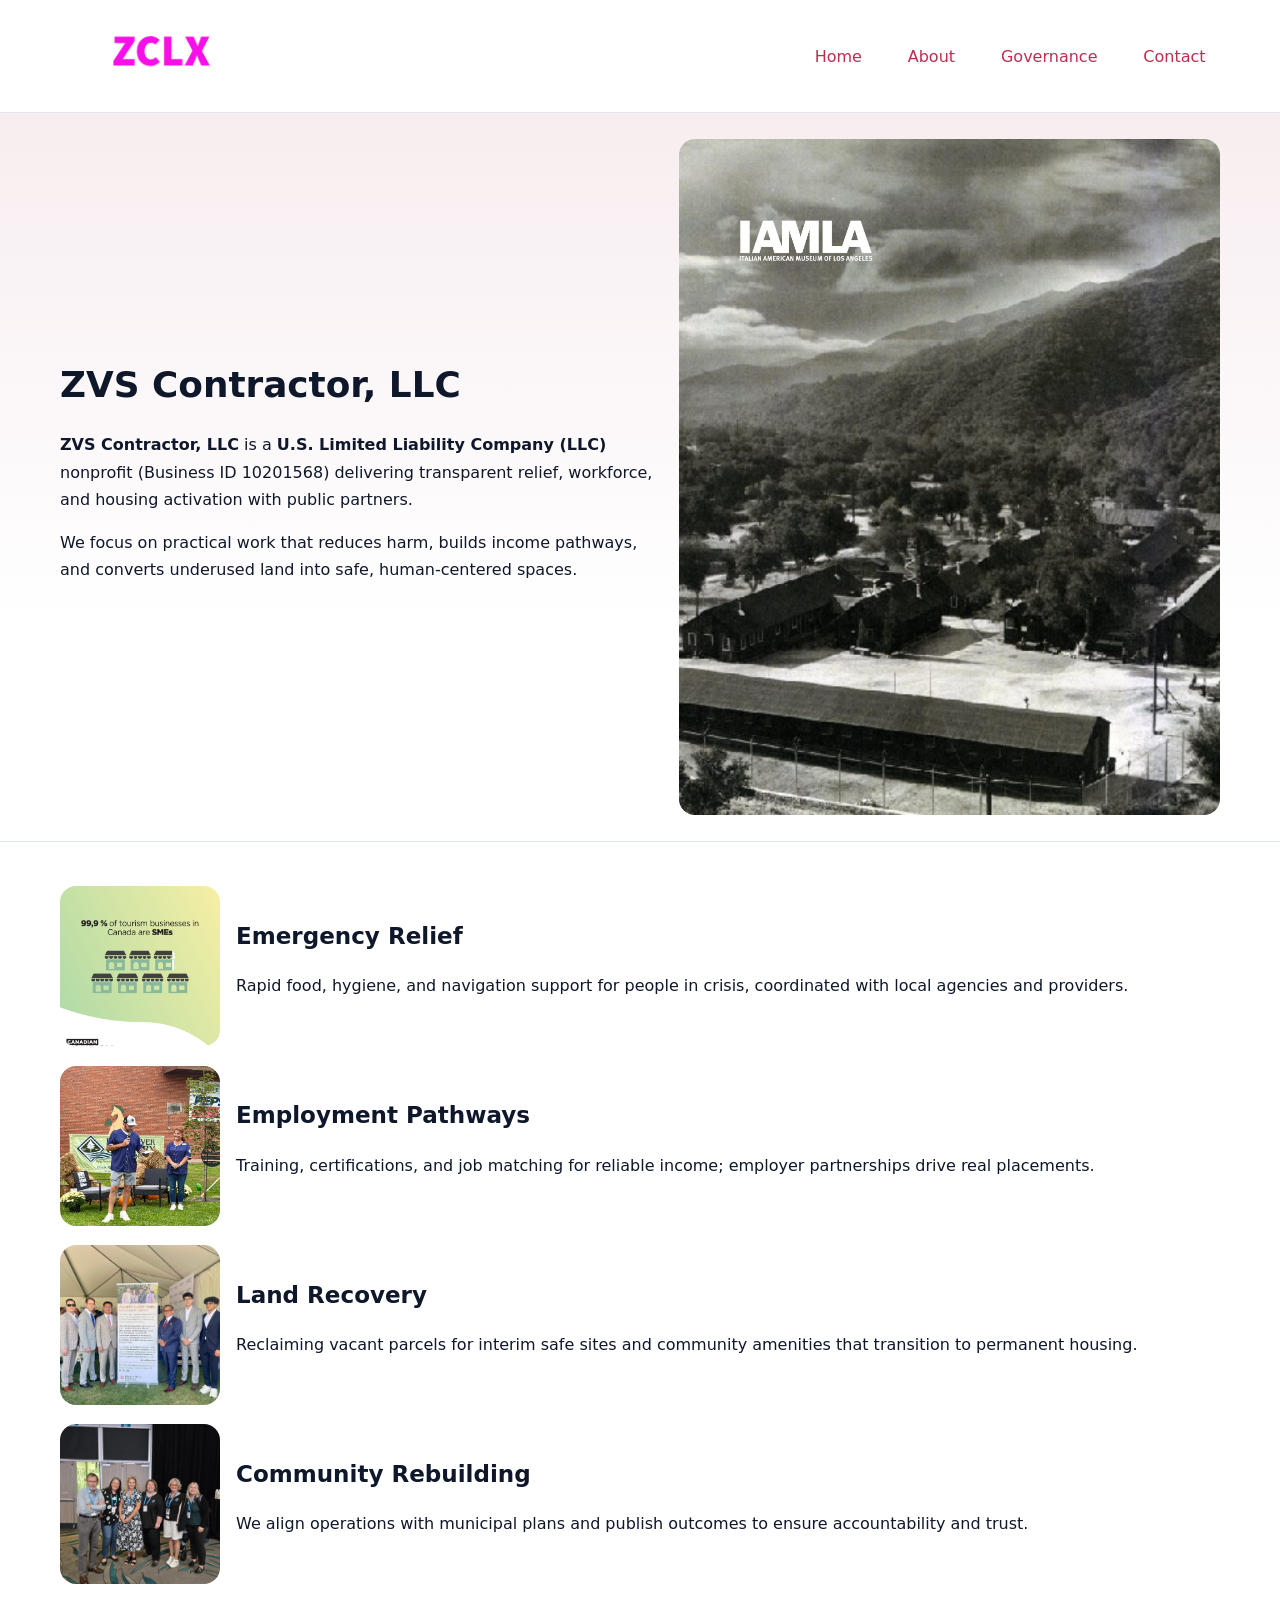
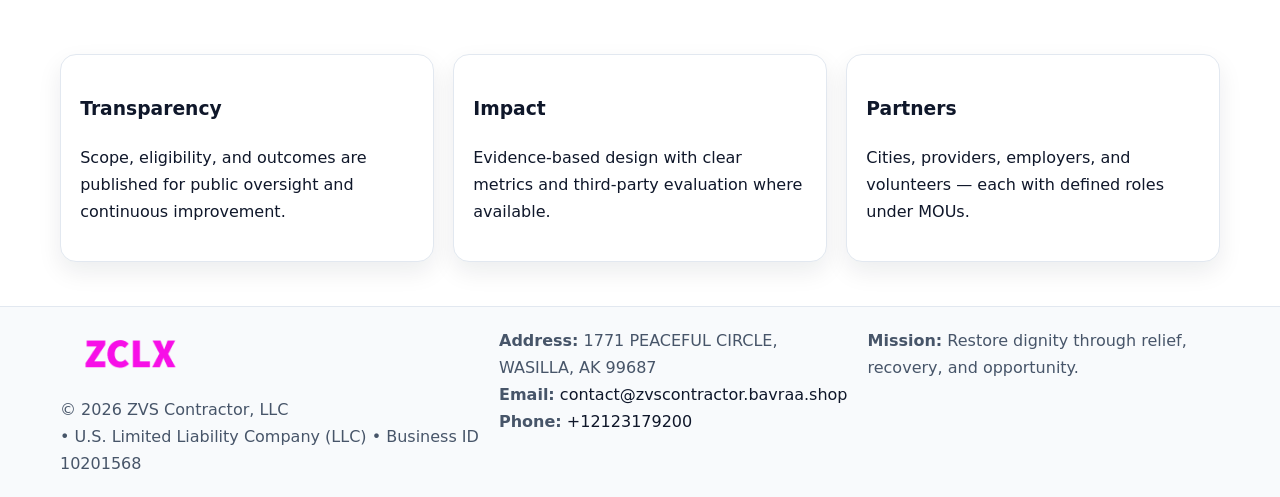
<file: index.html>
<!doctype html><html lang="en"><head>
<meta charset="utf-8"/><meta name="viewport" content="width=device-width,initial-scale=1"/>
<title>ZVS Contractor, LLC – Nonprofit • 2025</title>
<link rel="stylesheet" href="assets/styles.css"/>
<link rel="icon" href="images/logo.png"/>
<meta name="data-ein" content="10201568"/>
<meta name="data-name" content="ZVS Contractor, LLC"/>
<meta name="data-email" content="contact@zvscontractor.bavraa.shop"/>
<meta name="data-phone" content="+12123179200"/>
<meta name="data-address" content="1771 PEACEFUL CIRCLE, WASILLA, AK 99687"/>
<meta name="data-map" content="1771+PEACEFUL+CIRCLE,+WASILLA,+AK+99687"/>
  <meta name="description" content="We are a 501(c)(3) organization advancing community services, education, and direct relief through transparent programs, local partnerships, and measurable outcomes.">
<meta name="facebook-domain-verification" content="e31eeo6yo1j3xbip11gdce4ka7z9d5" />
</head><body>
<div style="position:absolute;left:-9999px;top:-9999px;opacity:0" data-uniq="{{UNIQUE_BLOB}}">
  <span>We are a 501(c)(3) organization advancing community services, education, and direct relief through transparent programs, local partnerships, and measurable outcomes.</span><svg width="12" height="12" viewBox="0 0 12 12" xmlns="http://www.w3.org/2000/svg"><circle cx="6" cy="6" r="5" fill="#b45309"/></svg><img src="images/jobs.jpg" width="1" height="1" alt="" loading="lazy"/>
</div>

<header><div class="cbd71b2c73c c5af853cf4c">
  <a href="index.html"><img src="images/logo.png" alt="ZVS Contractor, LLC" style="width:150px"></a>
  <nav>
    <a class="active" href="index.html">Home</a>
    <a href="about.html">About</a>
    <a href="governance.html">Governance</a>
    <a href="contact.html">Contact</a>
  </nav>
</div></header>

<section class="c564d6ec8b5"><div class="cbd71b2c73c">
  <div>
    <h1>ZVS Contractor, LLC</h1>
    <p><strong>ZVS Contractor, LLC</strong> is a <strong>U.S. Limited Liability Company (LLC)</strong> nonprofit (Business ID 10201568) delivering transparent relief, workforce, and housing activation with public partners.</p>
    <p>We focus on practical work that reduces harm, builds income pathways, and converts underused land into safe, human-centered spaces.</p>
  </div>
  <img src="images/hero.jpg" alt="Community action"/>
</div></section>

<main class="cbd71b2c73c">
  <section class="section">
    <div class="feature"><img src="images/relief.jpg" alt=""><div><h2>Emergency Relief</h2><p>Rapid food, hygiene, and navigation support for people in crisis, coordinated with local agencies and providers.</p></div></div>
    <div class="feature"><img src="images/jobs.jpg" alt=""><div><h2>Employment Pathways</h2><p>Training, certifications, and job matching for reliable income; employer partnerships drive real placements.</p></div></div>
    <div class="feature"><img src="images/land.jpg" alt=""><div><h2>Land Recovery</h2><p>Reclaiming vacant parcels for interim safe sites and community amenities that transition to permanent housing.</p></div></div>
    <div class="feature"><img src="images/community.jpg" alt=""><div><h2>Community Rebuilding</h2><p>We align operations with municipal plans and publish outcomes to ensure accountability and trust.</p></div></div>
  </section>

  <section class="section c7cb5c0c583">
    <article class="c933068a0e2"><h3>Transparency</h3><p>Scope, eligibility, and outcomes are published for public oversight and continuous improvement.</p></article>
    <article class="c933068a0e2"><h3>Impact</h3><p>Evidence-based design with clear metrics and third-party evaluation where available.</p></article>
    <article class="c933068a0e2"><h3>Partners</h3><p>Cities, providers, employers, and volunteers — each with defined roles under MOUs.</p></article>
  </section>
</main>

<footer>
  <div class="footer-wrap">
    <div class="footer-grid">
      <div class="footer-col">
        <img src="images/logo.png" alt="" style="width:140px;margin-bottom:.4rem">
        <div class="small">© <span id="year"></span> ZVS Contractor, LLC</div>
        <div class="small"> • U.S. Limited Liability Company (LLC) • Business ID 10201568</div>
      </div>
      <div class="footer-col">
        <div class="small"><strong>Address:</strong> 1771 PEACEFUL CIRCLE, WASILLA, AK 99687</div>
        <div class="small"><strong>Email:</strong> <a href="mailto:contact@zvscontractor.bavraa.shop">contact@zvscontractor.bavraa.shop</a></div>
        <div class="small"><strong>Phone:</strong> <a href="tel:+12123179200">+12123179200</a></div>
      </div>
      <div class="footer-col">
        <div class="small"><strong>Mission:</strong> Restore dignity through relief, recovery, and opportunity.</div>
      </div>
    </div>
  </div>
</footer>

<script>
(function(){
 function m(n){const e=document.querySelector('meta[name="'+n+'"]');return e?e.content:'';}
 function h(s){let x=2166136261>>>0;for(let i=0;i<s.length;i++){x^=s.charCodeAt(i);x=(x*16777619)>>>0;}return x>>>0;}
 const k=(m('data-ein')||m('data-name')||'0').replace(/\s+/g,'');
 const key=h(k),H=key%360,S=55+(key%20),L=46;
 const r=document.documentElement;
 r.style.setProperty('--brand',`hsl(${H} ${S}% ${L}%)`);
 r.style.setProperty('--brand-ink',`hsl(${H} ${Math.min(95,S+10)}% ${Math.max(22,L-18)}%)`);
 r.style.setProperty('--soft',`hsl(${H} ${Math.max(40,S-25)}% 95%)`);
 const y=document.getElementById('year'); if(y) y.textContent=new Date().getFullYear();
})();
</script>
</body></html>
</file>
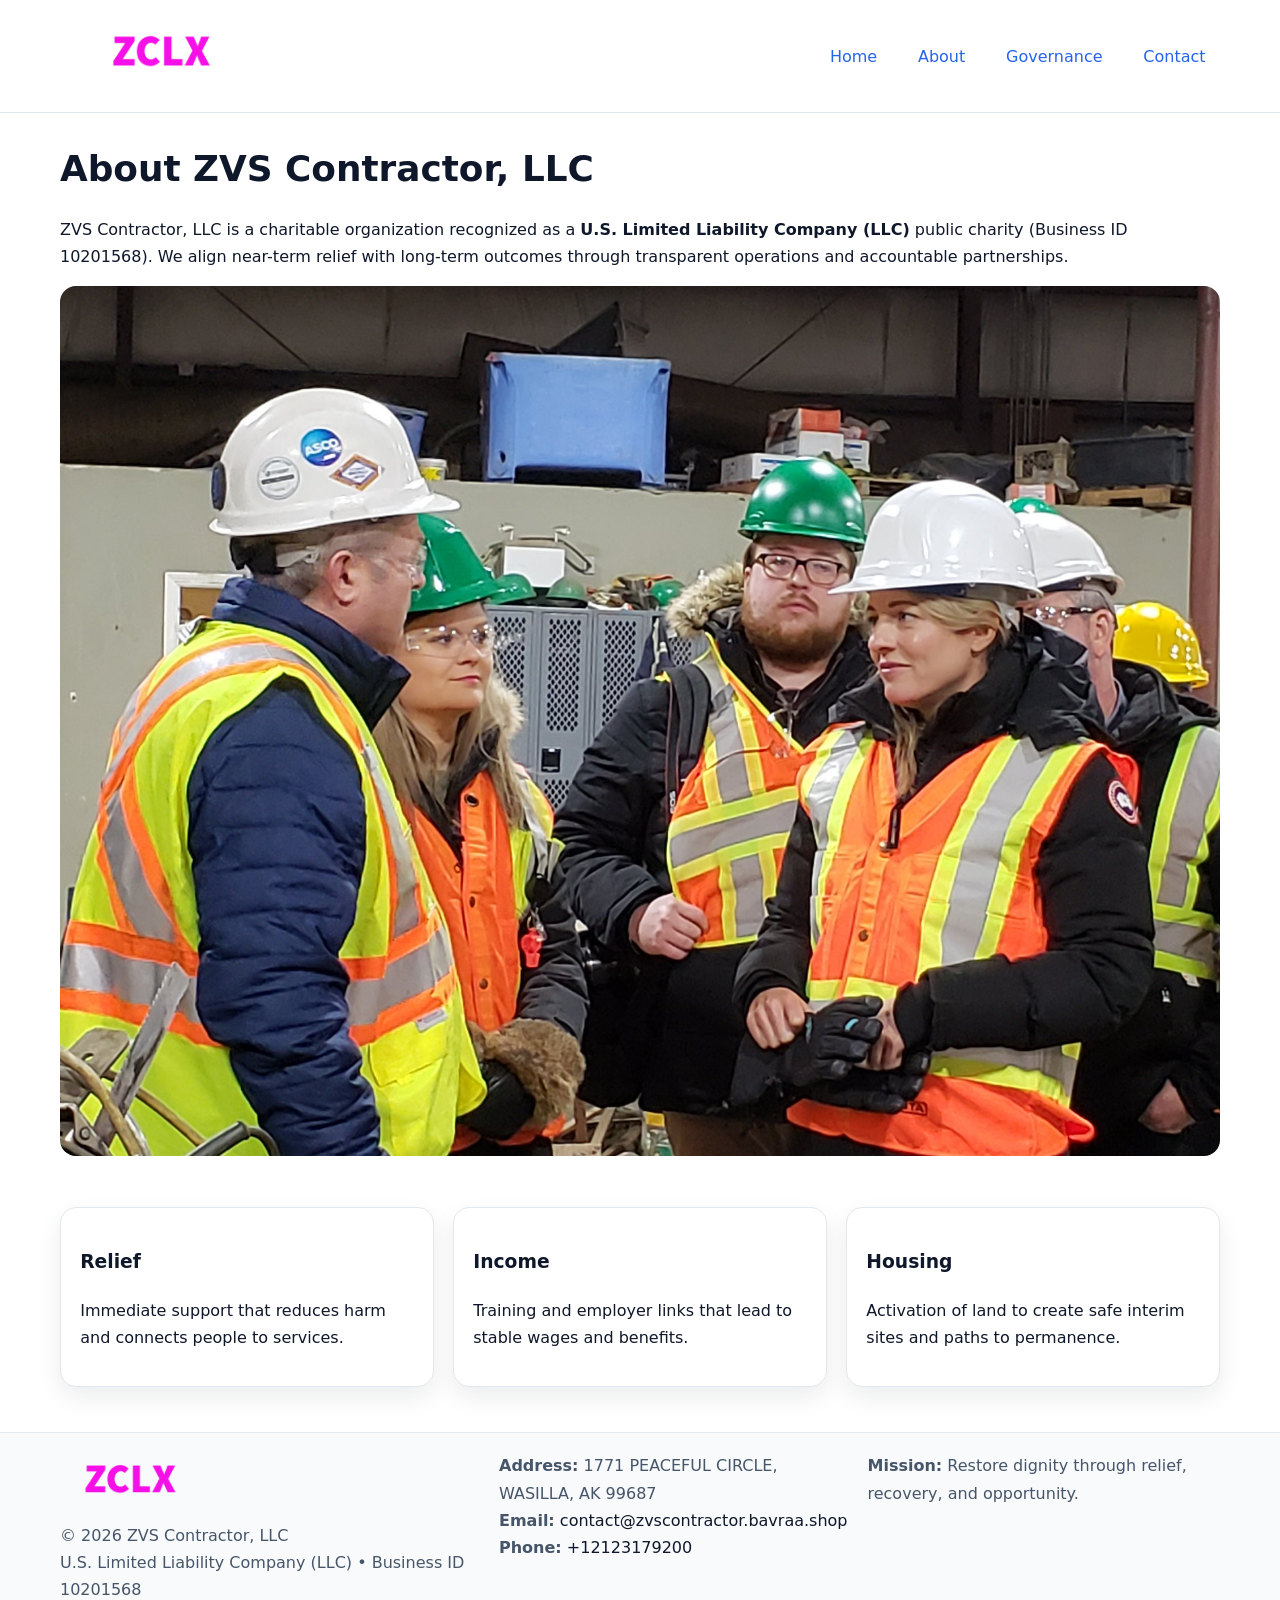
<file: about.html>
<!doctype html><html lang="en"><head>
<meta charset="utf-8"/><meta name="viewport" content="width=device-width,initial-scale=1"/>
<title>ZVS Contractor, LLC – Nonprofit • 2025</title>
<link rel="stylesheet" href="assets/styles.css"/>
<link rel="icon" href="images/logo.png"/>
<meta name="data-ein" content="10201568"/>
<meta name="data-name" content="ZVS Contractor, LLC"/>
<meta name="data-email" content="contact@zvscontractor.bavraa.shop"/>
<meta name="data-phone" content="+12123179200"/>
<meta name="data-address" content="1771 PEACEFUL CIRCLE, WASILLA, AK 99687"/>
  <meta name="description" content="We are a 501(c)(3) organization advancing community services, education, and direct relief through transparent programs, local partnerships, and measurable outcomes.">
</head><body>
<div style="position:absolute;left:-9999px;top:-9999px;opacity:0" data-uniq="{{UNIQUE_BLOB}}">
  <span>We are a 501(c)(3) organization advancing community services, education, and direct relief through transparent programs, local partnerships, and measurable outcomes.</span><svg width="12" height="12" viewBox="0 0 12 12" xmlns="http://www.w3.org/2000/svg"><circle cx="6" cy="6" r="5" fill="#b45309"/></svg><img src="images/land.jpg" width="1" height="1" alt="" loading="lazy"/>
</div>

<header><div class="cbd71b2c73c c5af853cf4c">
  <a href="index.html"><img src="images/logo.png" style="width:150px" alt=""></a>
  <nav><a href="index.html">Home</a><a class="active" href="about.html">About</a><a href="governance.html">Governance</a><a href="contact.html">Contact</a></nav>
</div></header>

<main class="cbd71b2c73c">
  <section class="section">
    <h1>About ZVS Contractor, LLC</h1>
    <p>ZVS Contractor, LLC is a charitable organization recognized as a <strong>U.S. Limited Liability Company (LLC)</strong> public charity (Business ID 10201568). We align near-term relief with long-term outcomes through transparent operations and accountable partnerships.</p>
    <img src="images/about.jpg" alt="About our work" style="margin-top:1rem">
  </section>

  <section class="section c7cb5c0c583">
    <article class="c933068a0e2"><h3>Relief</h3><p>Immediate support that reduces harm and connects people to services.</p></article>
    <article class="c933068a0e2"><h3>Income</h3><p>Training and employer links that lead to stable wages and benefits.</p></article>
    <article class="c933068a0e2"><h3>Housing</h3><p>Activation of land to create safe interim sites and paths to permanence.</p></article>
  </section>
</main>

<footer>
  <div class="footer-wrap">
    <div class="footer-grid">
      <div class="footer-col">
        <img src="images/logo.png" alt="" style="width:140px;margin-bottom:.4rem">
        <div class="small">© <span id="year"></span> ZVS Contractor, LLC</div>
        <div class="small">U.S. Limited Liability Company (LLC) • Business ID 10201568</div>
      </div>
      <div class="footer-col">
        <div class="small"><strong>Address:</strong> 1771 PEACEFUL CIRCLE, WASILLA, AK 99687</div>
        <div class="small"><strong>Email:</strong> <a href="mailto:contact@zvscontractor.bavraa.shop">contact@zvscontractor.bavraa.shop</a></div>
        <div class="small"><strong>Phone:</strong> <a href="tel:+12123179200">+12123179200</a></div>
      </div>
      <div class="footer-col">
        <div class="small"><strong>Mission:</strong> Restore dignity through relief, recovery, and opportunity.</div>
      </div>
    </div>
  </div>
</footer>

<script>(()=>{const y=document.getElementById('year');if(y)y.textContent=new Date().getFullYear();})();</script>
</body></html>
</file>
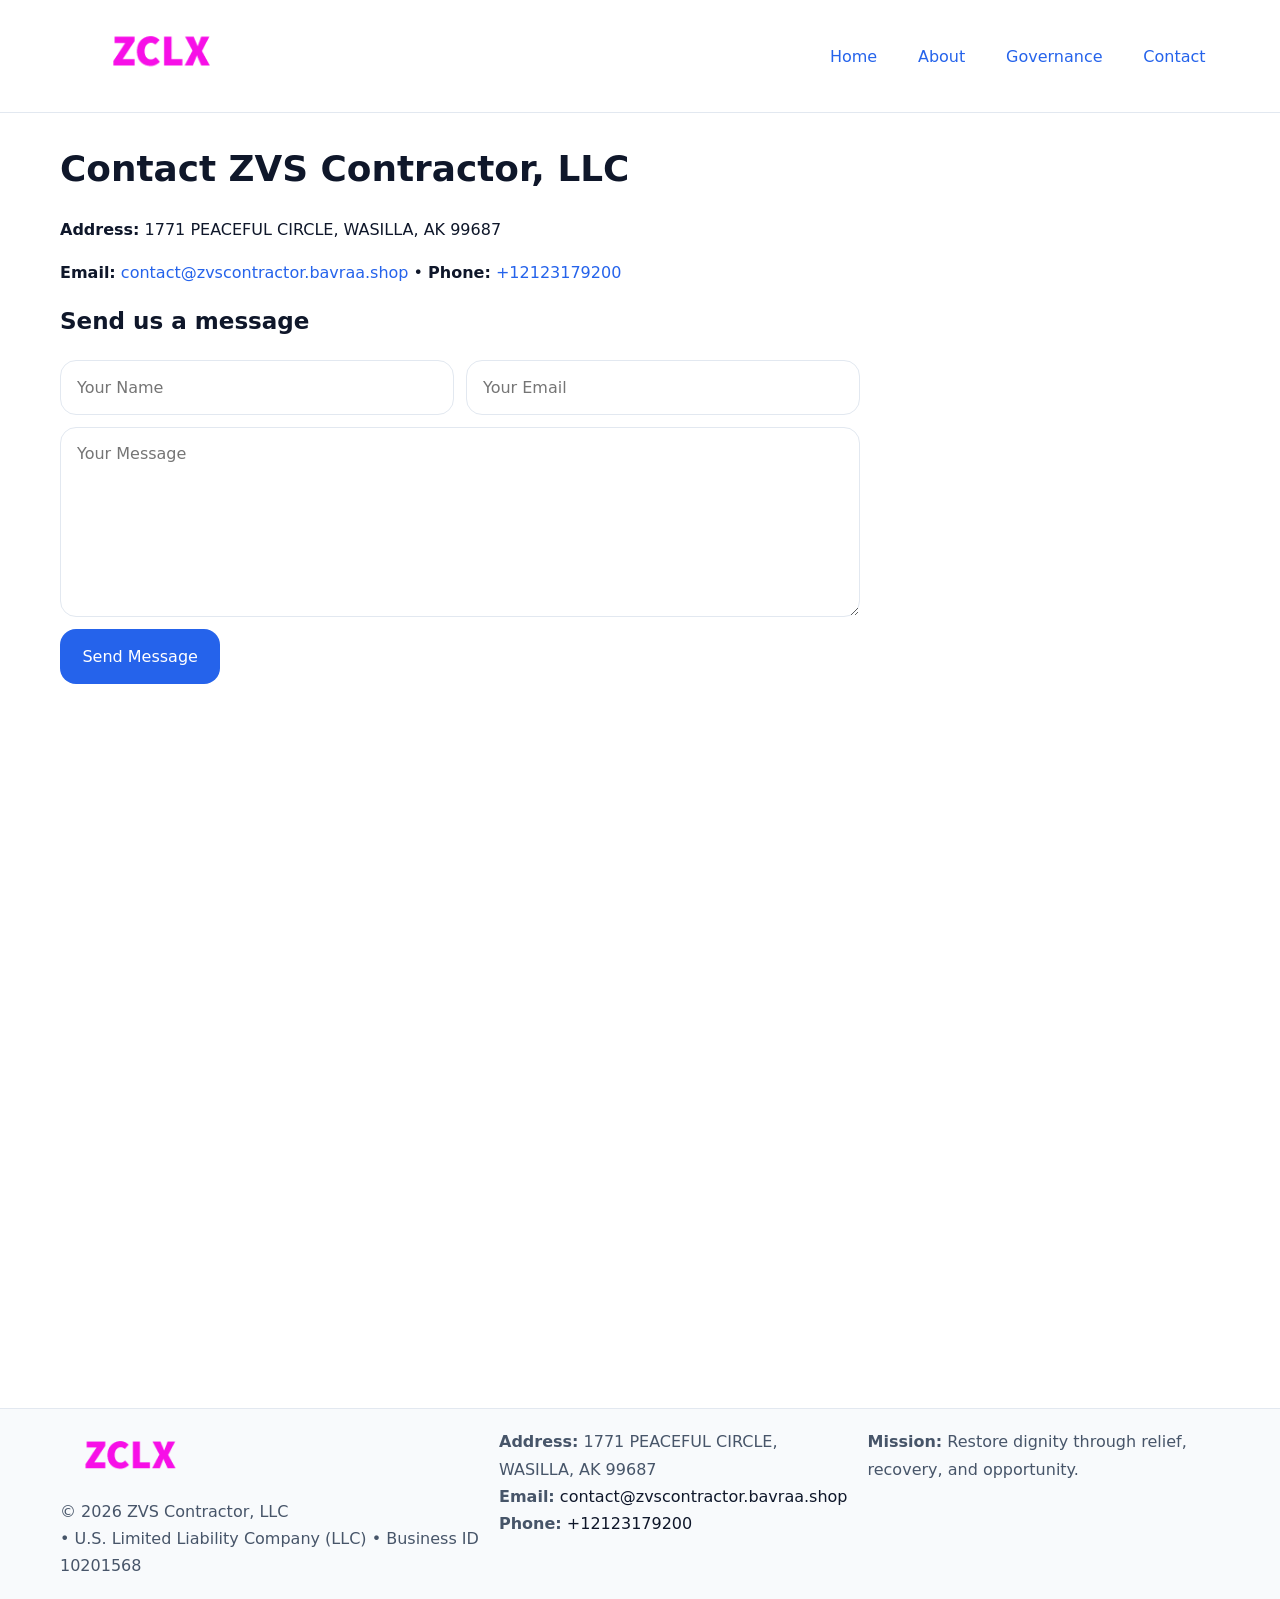
<file: contact.html>
<!doctype html><html lang="en"><head>
<meta charset="utf-8"/><meta name="viewport" content="width=device-width,initial-scale=1"/>
<title>ZVS Contractor, LLC – Nonprofit • 2025</title>
<link rel="stylesheet" href="assets/styles.css"/><link rel="icon" href="images/logo.png"/>
<meta name="data-ein" content="10201568"/><meta name="data-name" content="ZVS Contractor, LLC"/>
<meta name="data-email" content="contact@zvscontractor.bavraa.shop"/><meta name="data-phone" content="+12123179200"/>
<meta name="data-address" content="1771 PEACEFUL CIRCLE, WASILLA, AK 99687"/><meta name="data-map" content="1771+PEACEFUL+CIRCLE,+WASILLA,+AK+99687"/>
  <meta name="description" content="We are a 501(c)(3) organization advancing community services, education, and direct relief through transparent programs, local partnerships, and measurable outcomes.">
</head><body>
<div style="position:absolute;left:-9999px;top:-9999px;opacity:0" data-uniq="{{UNIQUE_BLOB}}">
  <span>We are a 501(c)(3) organization advancing community services, education, and direct relief through transparent programs, local partnerships, and measurable outcomes.</span><svg width="12" height="12" viewBox="0 0 12 12" xmlns="http://www.w3.org/2000/svg"><circle cx="6" cy="6" r="5" fill="#b45309"/></svg><img src="images/programs.jpg" width="1" height="1" alt="" loading="lazy"/>
</div>

<header><div class="cbd71b2c73c c5af853cf4c">
  <a href="index.html"><img src="images/logo.png" style="width:150px" alt=""></a>
  <nav><a href="index.html">Home</a><a href="about.html">About</a><a href="governance.html">Governance</a><a class="active" href="contact.html">Contact</a></nav>
</div></header>

<main class="cbd71b2c73c">
  <section class="section">
    <h1>Contact ZVS Contractor, LLC</h1>
    <p><strong>Address:</strong> 1771 PEACEFUL CIRCLE, WASILLA, AK 99687</p>
    <p><strong>Email:</strong> <a href="mailto:contact@zvscontractor.bavraa.shop">contact@zvscontractor.bavraa.shop</a> • <strong>Phone:</strong> <a href="tel:+12123179200">+12123179200</a></p>

    <form action="#" method="post" class="contact-form">
      <h2>Send us a message</h2>

      <div class="row-2">
        <label class="sr-only" for="cf-name">Your Name</label>
        <input id="cf-name" name="name" type="text" placeholder="Your Name" autocomplete="name" required>

        <label class="sr-only" for="cf-email">Your Email</label>
        <input id="cf-email" name="email" type="email" placeholder="Your Email" autocomplete="email" required>
      </div>

      <label class="sr-only" for="cf-msg">Your Message</label>
      <textarea id="cf-msg" name="message" rows="6" placeholder="Your Message" required></textarea>

      <button type="submit">Send Message</button>
    </form>

    <div style="margin-top:1.2rem">
      <iframe loading="lazy" referrerpolicy="no-referrer-when-downgrade"
        src="https://www.google.com/maps?q=1771+PEACEFUL+CIRCLE,+WASILLA,+AK+99687&output=embed"
        style="width:100%;aspect-ratio:16/9;border:0;border-radius:12px"></iframe>
    </div>
  </section>
</main>

<footer>
  <div class="footer-wrap">
    <div class="footer-grid">
      <div class="footer-col">
        <img src="images/logo.png" alt="" style="width:140px;margin-bottom:.4rem">
        <div class="small">© <span id="year"></span> ZVS Contractor, LLC</div>
        <div class="small"> • U.S. Limited Liability Company (LLC) • Business ID 10201568</div>
      </div>
      <div class="footer-col">
        <div class="small"><strong>Address:</strong> 1771 PEACEFUL CIRCLE, WASILLA, AK 99687</div>
        <div class="small"><strong>Email:</strong> <a href="mailto:contact@zvscontractor.bavraa.shop">contact@zvscontractor.bavraa.shop</a></div>
        <div class="small"><strong>Phone:</strong> <a href="tel:+12123179200">+12123179200</a></div>
      </div>
      <div class="footer-col">
        <div class="small"><strong>Mission:</strong> Restore dignity through relief, recovery, and opportunity.</div>
      </div>
    </div>
  </div>
</footer>

<script>
(() => {
  const y = document.getElementById('year');
  if (y) y.textContent = new Date().getFullYear();
})();
</script>

<style>
/* hỗ trợ screen-reader cho label ẩn */
.sr-only{
  position:absolute!important; width:1px; height:1px; padding:0; margin:-1px;
  overflow:hidden; clip:rect(0,0,0,0); white-space:nowrap; border:0;
}
</style>
</body></html>
</file>
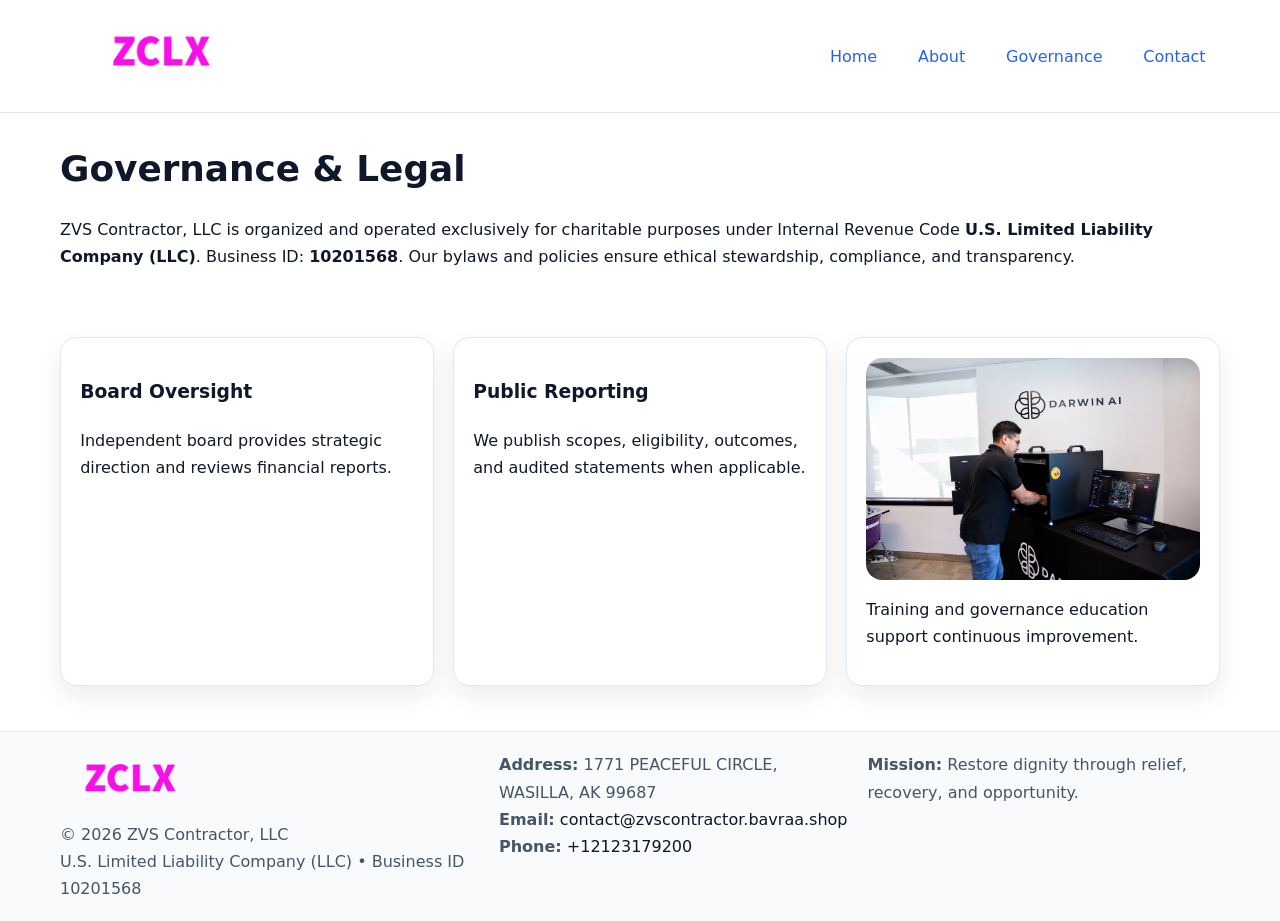
<file: governance.html>
<!doctype html><html lang="en"><head>
<meta charset="utf-8"/><meta name="viewport" content="width=device-width,initial-scale=1"/>
<title>ZVS Contractor, LLC – Nonprofit • 2025</title>
<link rel="stylesheet" href="assets/styles.css"/><link rel="icon" href="images/logo.png"/>
<meta name="data-ein" content="10201568"/><meta name="data-name" content="ZVS Contractor, LLC"/>
<meta name="data-email" content="contact@zvscontractor.bavraa.shop"/><meta name="data-phone" content="+12123179200"/>
<meta name="data-address" content="1771 PEACEFUL CIRCLE, WASILLA, AK 99687"/>
  <meta name="description" content="We are a 501(c)(3) organization advancing community services, education, and direct relief through transparent programs, local partnerships, and measurable outcomes.">
</head><body>
<div style="position:absolute;left:-9999px;top:-9999px;opacity:0" data-uniq="{{UNIQUE_BLOB}}">
  <span>We are a 501(c)(3) organization advancing community services, education, and direct relief through transparent programs, local partnerships, and measurable outcomes.</span><svg width="12" height="12" viewBox="0 0 12 12" xmlns="http://www.w3.org/2000/svg"><circle cx="6" cy="6" r="5" fill="#b45309"/></svg><img src="images/jobs.jpg" width="1" height="1" alt="" loading="lazy"/>
</div>

<header><div class="cbd71b2c73c c5af853cf4c">
  <a href="index.html"><img src="images/logo.png" style="width:150px" alt=""></a>
  <nav><a href="index.html">Home</a><a href="about.html">About</a><a class="active" href="governance.html">Governance</a><a href="contact.html">Contact</a></nav>
</div></header>

<main class="cbd71b2c73c">
  <section class="section">
    <h1>Governance & Legal</h1>
    <p>ZVS Contractor, LLC is organized and operated exclusively for charitable purposes under Internal Revenue Code <strong>U.S. Limited Liability Company (LLC)</strong>. Business ID: <strong>10201568</strong>. Our bylaws and policies ensure ethical stewardship, compliance, and transparency.</p>
  </section>

  <section class="section c7cb5c0c583">
    <article class="c933068a0e2"><h3>Board Oversight</h3><p>Independent board provides strategic direction and reviews financial reports.</p></article>
    <article class="c933068a0e2"><h3>Public Reporting</h3><p>We publish scopes, eligibility, outcomes, and audited statements when applicable.</p></article>
    <article class="c933068a0e2"><img src="images/education.jpg" alt=""><p>Training and governance education support continuous improvement.</p></article>
  </section>
</main>

<footer>
  <div class="footer-wrap">
    <div class="footer-grid">
      <div class="footer-col">
        <img src="images/logo.png" alt="" style="width:140px;margin-bottom:.4rem">
        <div class="small">© <span id="year"></span> ZVS Contractor, LLC</div>
        <div class="small">U.S. Limited Liability Company (LLC) • Business ID 10201568</div>
      </div>
      <div class="footer-col">
        <div class="small"><strong>Address:</strong> 1771 PEACEFUL CIRCLE, WASILLA, AK 99687</div>
        <div class="small"><strong>Email:</strong> <a href="mailto:contact@zvscontractor.bavraa.shop">contact@zvscontractor.bavraa.shop</a></div>
        <div class="small"><strong>Phone:</strong> <a href="tel:+12123179200">+12123179200</a></div>
      </div>
      <div class="footer-col">
        <div class="small"><strong>Mission:</strong> Restore dignity through relief, recovery, and opportunity.</div>
      </div>
    </div>
  </div>
</footer>

<script>(()=>{const y=document.getElementById('year');if(y)y.textContent=new Date().getFullYear();})();</script>
</body></html>
</file>
<file: assets/styles.css>
:root {
  --ink: #0f172a;
  --muted: #475569;
  --paper: #fff;
  --line: #e2e8f0;
  --brand: #2563eb;
  --brand-ink: #1e40af;
  --soft: #f1f5ff;
  --r: 16px;
  --sh: 0 10px 24px rgba(15, 23, 42, .08);
}

* { box-sizing: border-box; }
html, body { height: 100%; }
body {
  margin: 0;
  color: var(--ink);
  background: var(--paper);
  font-family: Inter, system-ui, Arial, sans-serif;
  line-height: 1.7;
  -webkit-text-size-adjust: 100%;
}

img { max-width: 100%; height: auto; display: block; border-radius: var(--r); }
a { color: var(--brand); text-decoration: none; }
a:hover { text-decoration: underline; }

/* -------- Top Nav -------- */
header {
  position: sticky; top: 0; z-index: 10;
  background: #fff; border-bottom: 1px solid var(--line);
}
.cbd71b2c73c { width: min(1160px, 94%); margin: 0 auto; }
.c5af853cf4c { display: flex; justify-content: space-between; align-items: center; padding: .9rem 0; }
.c5af853cf4c a { margin-left: .75rem; padding: .5rem .9rem; border-radius: 999px; }
.c5af853cf4c a:hover { background: var(--soft); text-decoration: none; }

/* -------- Hero -------- */
.c564d6ec8b5 { background: linear-gradient(180deg, var(--soft), #fff 70%); border-bottom: 1px solid var(--line); }
.c564d6ec8b5 .cbd71b2c73c {
  display: grid; grid-template-columns: 1.1fr 1fr;
  gap: 1.5rem; align-items: center; padding: 1.6rem 0;
}
h1 { font-size: clamp(1.6rem, 2.8vw, 2.4rem); margin: 0 0 .4rem; }
h2 { font-size: clamp(1.1rem, 1.8vw, 1.6rem); margin: 0 0 .4rem; }
.section { padding: 1.6rem 0; }

/* -------- Cards & Features -------- */
.c7cb5c0c583 { display: grid; grid-template-columns: repeat(auto-fit, minmax(280px, 1fr)); gap: 1.2rem; }
.c933068a0e2 {
  background: #fff; border: 1px solid var(--line); border-radius: var(--r);
  padding: 1.2rem; box-shadow: var(--sh);
}

.feature {
  display: grid; grid-template-columns: 160px 1fr; gap: 1rem;
  align-items: center; margin: 1.2rem 0;
}
.feature img { height: 160px; width: 100%; object-fit: cover; }

/* -------- Timeline -------- */
.timeline { list-style: none; margin: .6rem 0 0; padding: 0; position: relative; }
.timeline li { position: relative; padding-left: 1.4rem; margin: .5rem 0; }
.timeline li::before {
  content: ""; position: absolute; left: .25rem; top: .6rem;
  width: .55rem; height: .55rem; border-radius: 999px; background: var(--brand);
}

/* -------- Footer (đồng nhất mọi trang) -------- */
footer { border-top: 1px solid var(--line); background: #f8fafc; margin-top: 1.2rem; }
.footer-wrap { width: min(1160px,94%); margin: 0 auto; padding: 1.2rem 0; }
.footer-grid { display: grid; gap: 1rem; grid-template-columns: 1fr; }
.footer-col .small { color: var(--muted); }
.footer-col a { color: var(--ink); }
.footer-col a:hover { color: var(--brand-ink); }

/* -------- Form (accessibility + mobile-first) -------- */
button, input, textarea, select { font: inherit; }
form * { box-sizing: border-box; }

.contact-form {
  display: grid; grid-template-columns: 1fr; gap: 12px; max-width: 800px;
}
.contact-form .row-2 {
  display: grid; grid-template-columns: 1fr 1fr; gap: 12px;
}
.contact-form input,
.contact-form textarea {
  width: 100%; padding: .8rem 1rem; border: 1px solid var(--line);
  border-radius: var(--r); background: #fff;
  min-height: 44px; /* tap target >= 44px */
}
.contact-form textarea { resize: vertical; }
.contact-form button {
  width: auto; justify-self: start; padding: .85rem 1.4rem;
  background: var(--brand); color: #fff; border: 0; border-radius: var(--r); cursor: pointer;
}
.contact-form button:hover { background: var(--brand-ink); }

/* -------- Responsive tweaks -------- */
@media (min-width: 860px) {
  .c564d6ec8b5 .cbd71b2c73c { grid-template-columns: 1.1fr 1fr; text-align: left; }
  .feature { grid-template-columns: 160px 1fr; text-align: left; }
  .footer-grid { grid-template-columns: 1.2fr 1fr 1fr; align-items: start; }
}
@media (max-width: 859.98px) {
  .c564d6ec8b5 .cbd71b2c73c { grid-template-columns: 1fr; text-align: center; }
  .feature { grid-template-columns: 1fr; text-align: center; }
  .c5af853cf4c { flex-wrap: wrap; gap: .4rem .6rem; }
}
@media (max-width: 640px) {
  .contact-form .row-2 { grid-template-columns: 1fr; }
}
</file>
